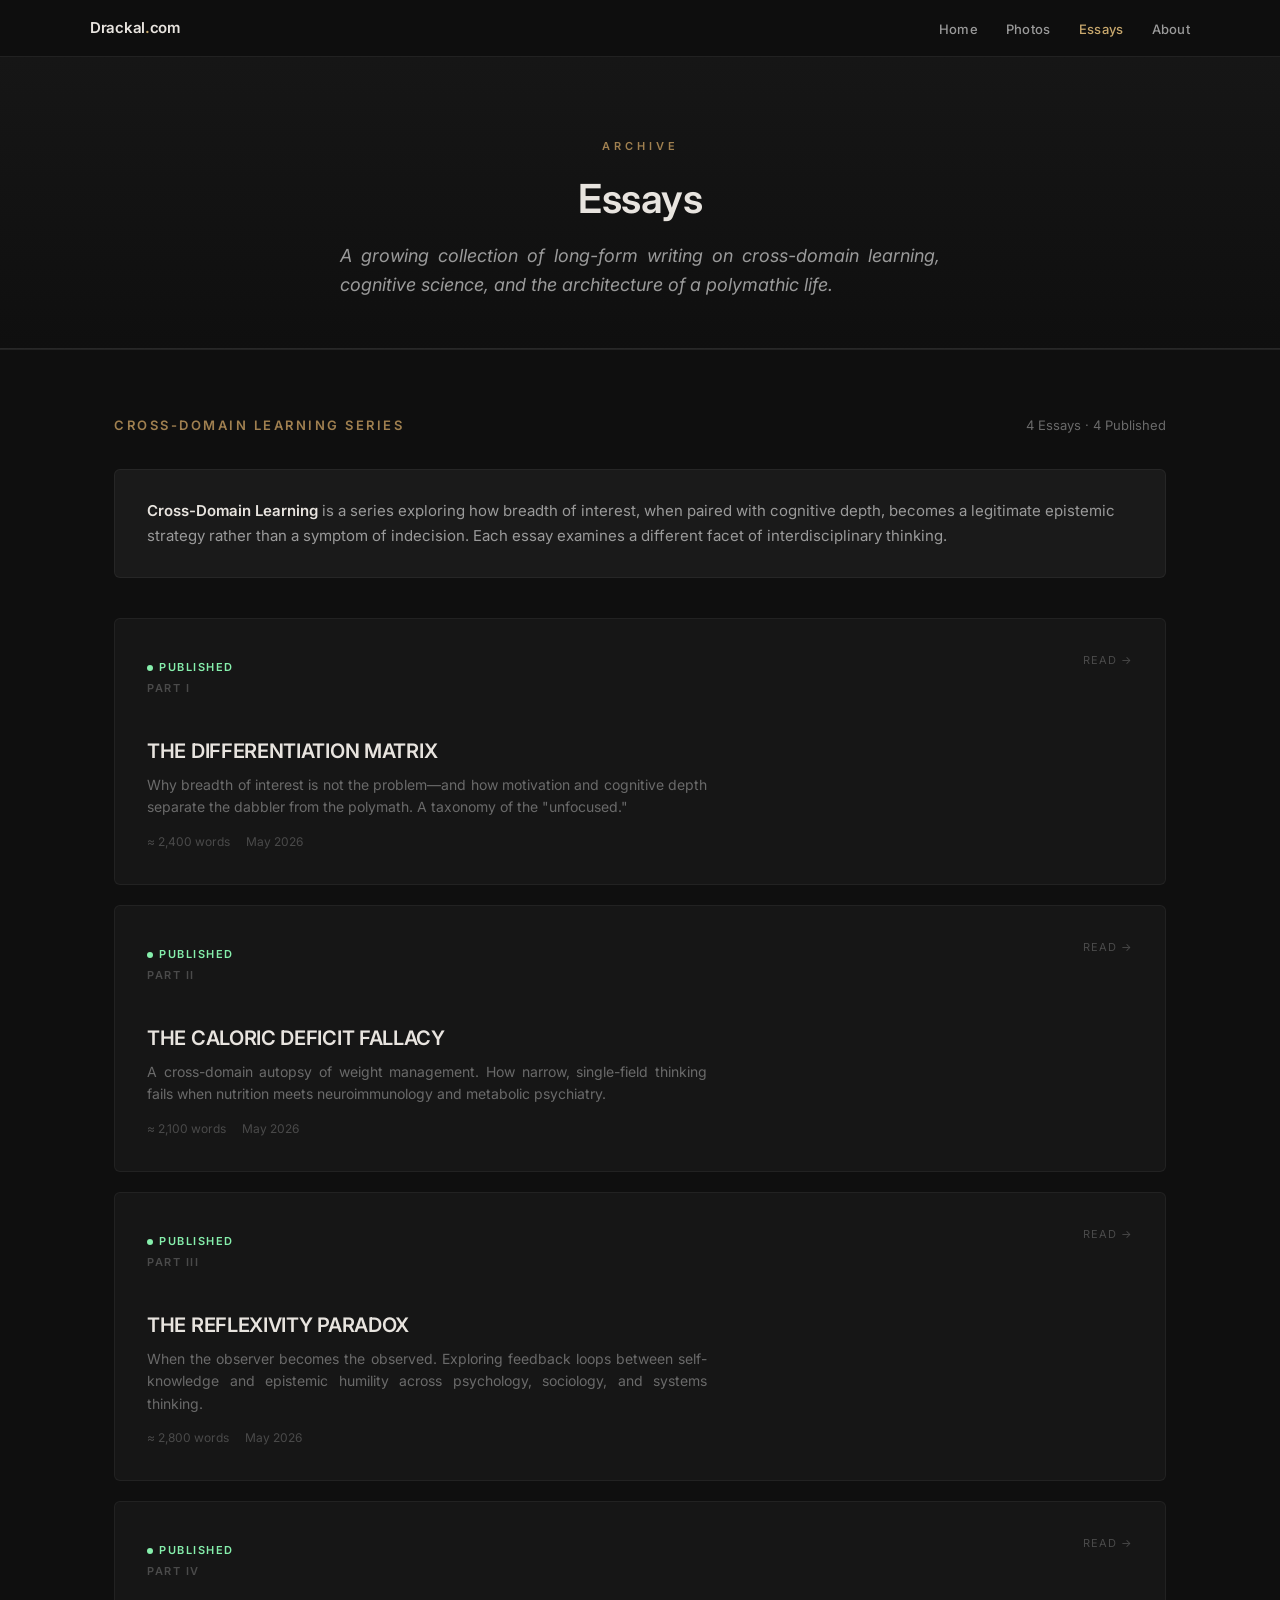
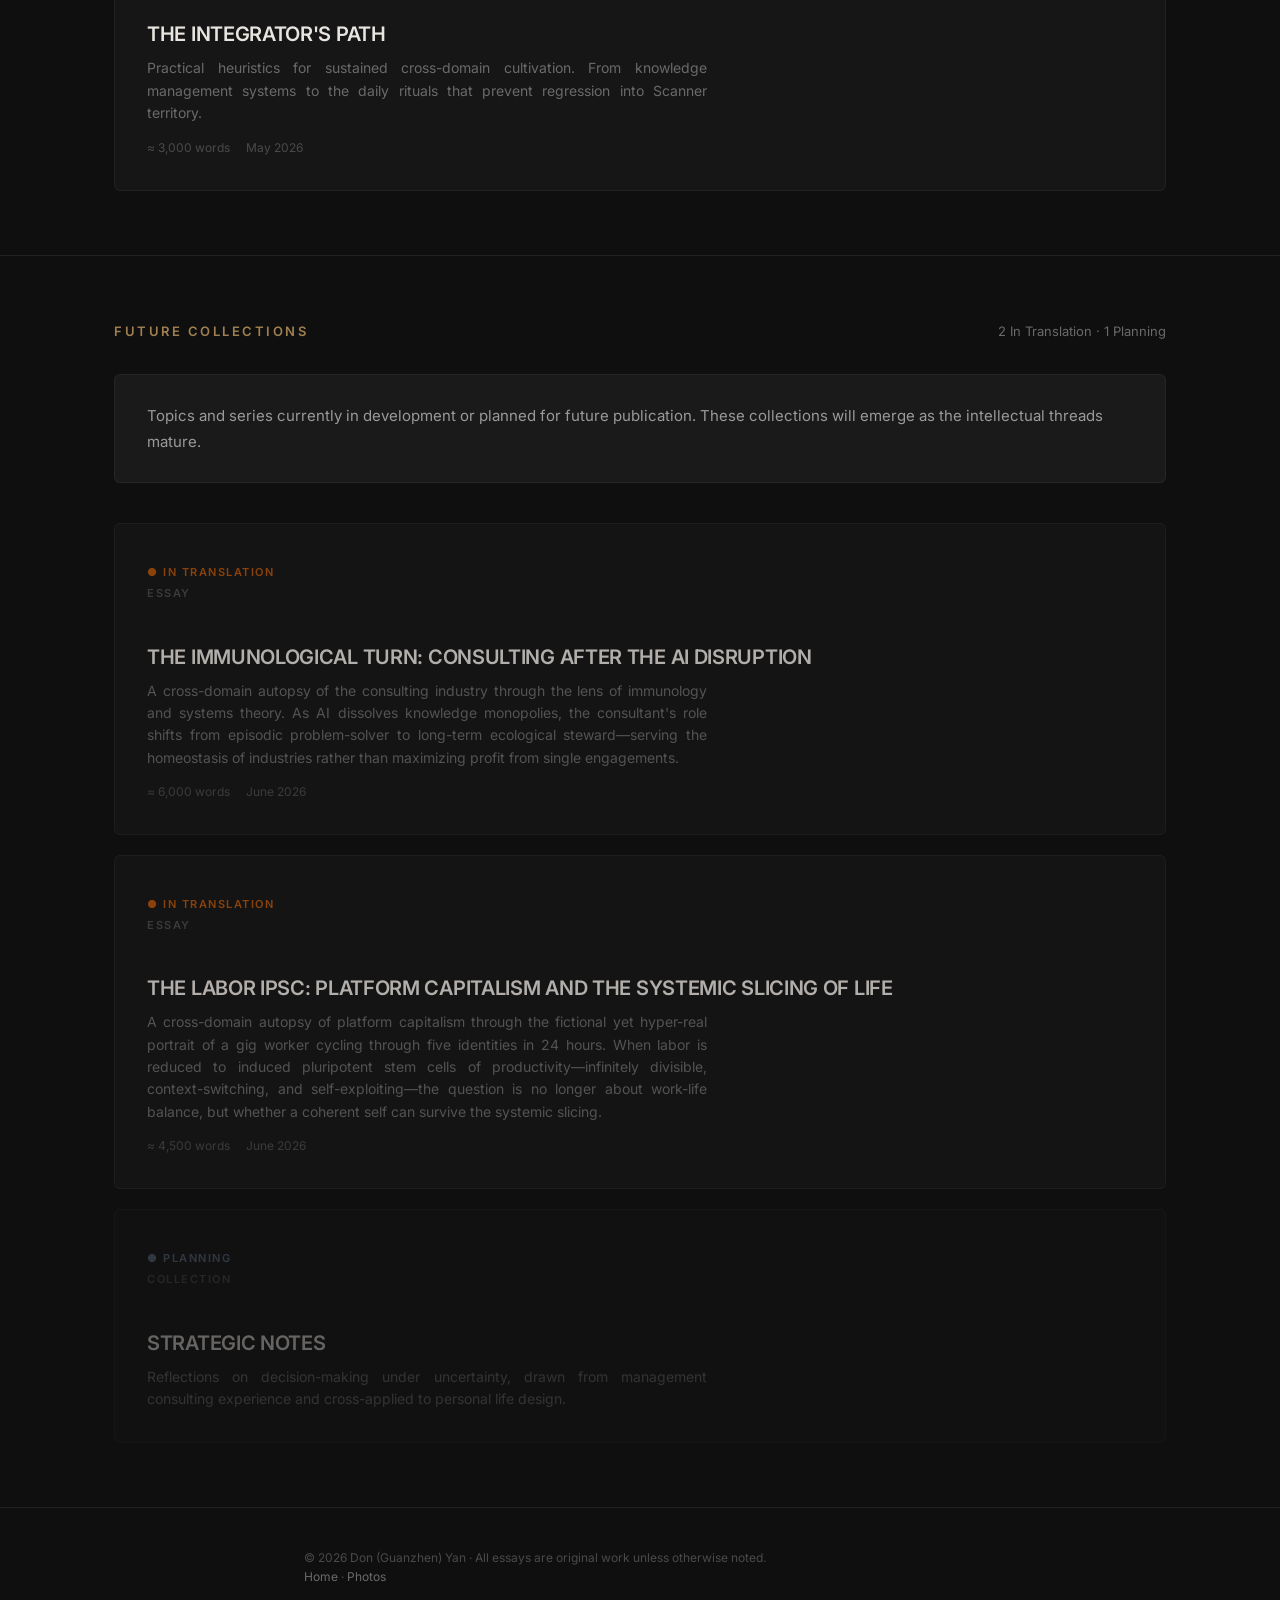
<file: essays.html>
<!DOCTYPE html>
<html lang="en">
<head>
    <meta charset="UTF-8">
    <meta name="viewport" content="width=device-width, initial-scale=1.0">
    <title>Essays — Drackal.com</title>
    <meta name="description" content="A complete archive of essays on cross-domain learning, neuroscience, and the polymathic life. By Don Yan.">
    <link href="https://fonts.googleapis.com/css2?family=Inter:wght@300;400;500;600;700&display=swap" rel="stylesheet">
    <link rel="stylesheet" href="assets/css/style.css">
<base target="_blank">
</head>
<body>

    <nav class="site-nav">
        <div class="nav-container">
            <div class="nav-brand">Drackal<span>.</span>com</div>
            <ul class="nav-links">
                <li><a href="index.html">Home</a></li>
                <li><a href="photos.html">Photos</a></li>
                <li><a href="essays.html" class="active">Essays</a></li>
                <li><a href="index.html#about">About</a></li>
            </ul>
        </div>
    </nav>

    <!-- ===== PAGE HEADER ===== -->
    <header class="page-header">
        <div class="page-header-label">Archive</div>
        <h1 class="page-header-title">Essays</h1>
        <p class="page-header-desc">
            A growing collection of long-form writing on cross-domain learning, cognitive science,
            and the architecture of a polymathic life.
        </p>
    </header>

    <!-- ===== CDL SERIES ===== -->
    <section class="archive-section">
        <div class="container-wide">
            <div class="archive-header">
                <div class="archive-title">Cross-Domain Learning Series</div>
                <div class="archive-count">4 Essays · 4 Published</div>
            </div>

            <div class="series-intro">
                <strong>Cross-Domain Learning</strong> is a series exploring how breadth of interest,
                when paired with cognitive depth, becomes a legitimate epistemic strategy rather than a
                symptom of indecision. Each essay examines a different facet of interdisciplinary thinking.
            </div>

            <div class="archive-grid">
                <!-- Part I -->
                <a href="CDL_part1.html" class="archive-card-link">
                    <article class="archive-card">
                        <div class="archive-card-main">
                            <div class="card-status status-live">Published</div>
                            <div class="card-number">Part I</div>
                            <h3 class="card-title">The Differentiation Matrix</h3>
                            <p class="card-desc">
                                Why breadth of interest is not the problem—and how motivation and cognitive depth
                                separate the dabbler from the polymath. A taxonomy of the "unfocused."
                            </p>
                            <div class="card-meta">
                                <span>≈ 2,400 words</span>
                                <span>May 2026</span>
                            </div>
                        </div>
                        <div class="archive-card-meta">
                            <span style="font-size:11px; color:var(--text-faint); text-transform:uppercase; letter-spacing:1px;">Read →</span>
                        </div>
                    </article>
                </a>

                <!-- Part II -->
                <a href="CDL_part2.html" class="archive-card-link">
                    <article class="archive-card">
                        <div class="archive-card-main">
                            <div class="card-status status-live">Published</div>
                            <div class="card-number">Part II</div>
                            <h3 class="card-title">The Caloric Deficit Fallacy</h3>
                            <p class="card-desc">
                                A cross-domain autopsy of weight management. How narrow, single-field thinking fails
                                when nutrition meets neuroimmunology and metabolic psychiatry.
                            </p>
                            <div class="card-meta">
                                <span>≈ 2,100 words</span>
                                <span>May 2026</span>
                            </div>
                        </div>
                        <div class="archive-card-meta">
                            <span style="font-size:11px; color:var(--text-faint); text-transform:uppercase; letter-spacing:1px;">Read →</span>
                        </div>
                    </article>
                </a>

                <!-- Part III -->
                <a href="CDL_part3.html" class="archive-card-link">
                    <article class="archive-card">
                        <div class="archive-card-main">
                            <div class="card-status status-live">Published</div>
                            <div class="card-number">Part III</div>
                            <h3 class="card-title">The Reflexivity Paradox</h3>
                            <p class="card-desc">
                                When the observer becomes the observed. Exploring feedback loops between self-knowledge
                                and epistemic humility across psychology, sociology, and systems thinking.
                            </p>
                            <div class="card-meta">
                                <span>≈ 2,800 words</span>
                                <span>May 2026</span>
                            </div>
                        </div>
                        <div class="archive-card-meta">
                            <span style="font-size:11px; color:var(--text-faint); text-transform:uppercase; letter-spacing:1px;">Read →</span>
                        </div>
                    </article>
                </a>

                <!-- Part IV -->
                <a href="CDL_part4.html" class="archive-card-link">
                    <article class="archive-card">
                        <div class="archive-card-main">
                            <div class="card-status status-live">Published</div>
                            <div class="card-number">Part IV</div>
                            <h3 class="card-title">The Integrator's Path</h3>
                            <p class="card-desc">
                                Practical heuristics for sustained cross-domain cultivation. From knowledge management
                                systems to the daily rituals that prevent regression into Scanner territory.
                            </p>
                            <div class="card-meta">
                                <span>≈ 3,000 words</span>
                                <span>May 2026</span>
                            </div>
                        </div>
                        <div class="archive-card-meta">
                            <span style="font-size:11px; color:var(--text-faint); text-transform:uppercase; letter-spacing:1px;">Read →</span>
                        </div>
                    </article>
                </a>
            </div>
        </div>
    </section>

    <!-- ===== FUTURE COLLECTIONS ===== -->
    <section class="archive-section" style="border-top:1px solid var(--border-medium);">
        <div class="container-wide">
            <div class="archive-header">
                <div class="archive-title">Future Collections</div>
                <div class="archive-count">2 In Translation · 1 Planning</div>
            </div>

            <div class="series-intro">
                Topics and series currently in development or planned for future publication.
                These collections will emerge as the intellectual threads mature.
            </div>

            <div class="archive-grid">
                <!-- Article 1: In Translation -->
                <div class="archive-card" style="opacity:0.75;">
                    <div class="archive-card-main">
                        <div class="card-status" style="color:#b45309;">● In Translation</div>
                        <div class="card-number">Essay</div>
                        <h3 class="card-title">The Immunological Turn: Consulting After the AI Disruption</h3>
                        <p class="card-desc">
                            A cross-domain autopsy of the consulting industry through the lens of immunology and systems theory. 
                            As AI dissolves knowledge monopolies, the consultant's role shifts from episodic problem-solver to 
                            long-term ecological steward—serving the homeostasis of industries rather than maximizing profit 
                            from single engagements.
                        </p>
                        <div class="card-meta">
                            <span>≈ 6,000 words</span>
                            <span>June 2026</span>
                        </div>
                    </div>
                </div>

                <!-- Article 2: In Translation -->
                <div class="archive-card" style="opacity:0.75;">
                    <div class="archive-card-main">
                        <div class="card-status" style="color:#b45309;">● In Translation</div>
                        <div class="card-number">Essay</div>
                        <h3 class="card-title">The Labor iPSC: Platform Capitalism and the Systemic Slicing of Life</h3>
                        <p class="card-desc">
                            A cross-domain autopsy of platform capitalism through the fictional yet hyper-real portrait of a 
                            gig worker cycling through five identities in 24 hours. When labor is reduced to induced pluripotent 
                            stem cells of productivity—infinitely divisible, context-switching, and self-exploiting—the question 
                            is no longer about work-life balance, but whether a coherent self can survive the systemic slicing.
                        </p>
                        <div class="card-meta">
                            <span>≈ 4,500 words</span>
                            <span>June 2026</span>
                        </div>
                    </div>
                </div>

                <!-- Collection 3: Planning -->
                <div class="archive-card" style="opacity:0.4;">
                    <div class="archive-card-main">
                        <div class="card-status" style="color:#64748b;">● Planning</div>
                        <div class="card-number">Collection</div>
                        <h3 class="card-title">Strategic Notes</h3>
                        <p class="card-desc">
                            Reflections on decision-making under uncertainty, drawn from management consulting
                            experience and cross-applied to personal life design.
                        </p>
                    </div>
                </div>
            </div>
        </div>
    </section>

    <!-- ===== FOOTER ===== -->
    <footer class="site-footer">
        <div class="container">
            <p class="footer-text">
                © 2026 Don (Guanzhen) Yan · All essays are original work unless otherwise noted.<br>
                <a href="index.html">Home</a> · <a href="photos.html">Photos</a>
            </p>
        </div>
    </footer>

</body>
</html>
</file>
<file: assets/css/style.css>
/* ========================================
   Drackal.com — Global Stylesheet
   Darkroom Edition: Gold on Charcoal
   ======================================== */

:root {
    --bg-primary: #0f0f0f;
    --bg-surface: #161616;
    --bg-elevated: #1a1a1a;
    --bg-card: #1f1f1f;
    --bg-card-hover: #252525;

    --text-primary: #e8e4df;
    --text-secondary: #9a9a9a;
    --text-muted: #6a6a6a;
    --text-faint: #4a4a4a;

    --accent-gold: #c9a96e;
    --accent-gold-dim: #a08050;
    --accent-warm: #d4a574;

    --border-subtle: rgba(255,255,255,0.05);
    --border-medium: rgba(255,255,255,0.08);
    --border-strong: rgba(255,255,255,0.12);

    --callout-error-bg: rgba(220, 38, 38, 0.08);
    --callout-error-border: rgba(248, 113, 113, 0.5);
    --callout-error-text: #fca5a5;

    --callout-attention-bg: rgba(217, 119, 6, 0.08);
    --callout-attention-border: rgba(251, 191, 36, 0.5);
    --callout-attention-text: #fcd34d;

    --callout-seealso-bg: rgba(37, 99, 235, 0.08);
    --callout-seealso-border: rgba(96, 165, 250, 0.5);
    --callout-seealso-text: #93c5fd;

    --callout-done-bg: rgba(22, 163, 74, 0.08);
    --callout-done-border: rgba(74, 222, 128, 0.5);
    --callout-done-text: #86efac;
}

* {
    margin: 0;
    padding: 0;
    box-sizing: border-box;
}

body {
    font-family: 'Inter', -apple-system, BlinkMacSystemFont, 'Segoe UI', Roboto, sans-serif;
    font-size: 16px;
    line-height: 1.75;
    color: var(--text-primary);
    background-color: var(--bg-primary);
    -webkit-font-smoothing: antialiased;
    -moz-osx-font-smoothing: grayscale;
}

a {
    color: var(--accent-gold);
    text-decoration: none;
    transition: color 0.2s ease;
}

a:hover {
    color: var(--accent-gold-dim);
    text-decoration: underline;
}

/* ===== NAVIGATION ===== */
.site-nav {
    position: sticky;
    top: 0;
    z-index: 100;
    background: rgba(15, 15, 15, 0.92);
    backdrop-filter: blur(12px);
    -webkit-backdrop-filter: blur(12px);
    border-bottom: 1px solid var(--border-medium);
    padding: 0 24px;
}

.nav-container {
    max-width: 1100px;
    margin: 0 auto;
    display: flex;
    align-items: center;
    justify-content: space-between;
    height: 56px;
}

.nav-brand {
    font-size: 15px;
    font-weight: 600;
    color: var(--text-primary);
    letter-spacing: -0.3px;
}

.nav-brand span {
    color: var(--accent-gold);
}

.nav-links {
    display: flex;
    gap: 28px;
    list-style: none;
}

.nav-links a {
    font-size: 13px;
    font-weight: 500;
    color: var(--text-secondary);
    text-decoration: none;
    letter-spacing: 0.3px;
    transition: color 0.2s ease;
}

.nav-links a:hover {
    color: var(--accent-gold);
    text-decoration: none;
}

.nav-links a.active {
    color: var(--accent-gold);
}

/* ===== HEADER / MASTHEAD ===== */
.masthead {
    text-align: center;
    padding: 72px 24px 48px;
    border-bottom: 1px solid var(--border-medium);
    background: linear-gradient(180deg, var(--bg-surface) 0%, var(--bg-primary) 100%);
}

.masthead-label {
    font-size: 11px;
    font-weight: 600;
    letter-spacing: 4px;
    text-transform: uppercase;
    color: var(--accent-gold-dim);
    margin-bottom: 24px;
}

.article-title {
    font-size: 44px;
    font-weight: 600;
    line-height: 1.15;
    max-width: 800px;
    margin: 0 auto 20px;
    color: var(--text-primary);
    letter-spacing: -0.5px;
}

.article-subtitle {
    font-size: 20px;
    font-weight: 400;
    font-style: italic;
    color: var(--text-secondary);
    max-width: 640px;
    margin: 0 auto 32px;
    line-height: 1.5;
}

.article-meta {
    font-size: 13px;
    color: var(--text-muted);
    letter-spacing: 0.5px;
}

.article-meta .divider {
    margin: 0 12px;
    color: var(--text-faint);
}

/* ===== LAYOUT ===== */
.container {
    max-width: 720px;
    margin: 0 auto;
    padding: 0 24px;
}

.container-wide {
    max-width: 1100px;
    margin: 0 auto;
    padding: 0 24px;
}

.article-body {
    background: var(--bg-primary);
    padding: 56px 0 80px;
}

/* ===== TYPOGRAPHY ===== */
h2 {
    font-size: 28px;
    font-weight: 600;
    margin-top: 56px;
    margin-bottom: 24px;
    line-height: 1.2;
    color: var(--text-primary);
    letter-spacing: -0.3px;
}

h3 {
    font-size: 13px;
    font-weight: 600;
    letter-spacing: 2px;
    text-transform: uppercase;
    margin-top: 40px;
    margin-bottom: 16px;
    color: var(--accent-gold-dim);
}

p {
    margin-bottom: 20px;
    text-align: justify;
    hyphens: auto;
    color: var(--text-secondary);
}

strong {
    color: var(--text-primary);
    font-weight: 600;
}

em {
    color: var(--text-primary);
}

.lead {
    font-size: 19px;
    line-height: 1.65;
    color: var(--text-primary);
    margin-bottom: 32px;
    font-weight: 400;
}

.drop-cap::first-letter {
    font-size: 64px;
    float: left;
    line-height: 0.85;
    padding-right: 10px;
    padding-top: 6px;
    font-weight: 700;
    color: var(--accent-gold);
}

/* ===== CALLOUTS ===== */
.callout {
    margin: 32px 0;
    padding: 24px 28px;
    border-radius: 6px;
    border-left: 3px solid;
    font-size: 15px;
    line-height: 1.7;
    background: var(--bg-elevated);
}

.callout p {
    color: var(--text-secondary);
    margin: 0;
}

.callout strong {
    color: var(--text-primary);
}

.callout-title {
    font-size: 11px;
    font-weight: 700;
    letter-spacing: 2.5px;
    text-transform: uppercase;
    margin-bottom: 12px;
    display: flex;
    align-items: center;
    gap: 8px;
}

.callout-icon {
    width: 18px;
    height: 18px;
    display: inline-flex;
    align-items: center;
    justify-content: center;
    border-radius: 50%;
    font-size: 10px;
    font-weight: 800;
}

.callout-error {
    background: var(--callout-error-bg);
    border-left-color: var(--callout-error-border);
}
.callout-error .callout-title { color: var(--callout-error-text); }
.callout-error .callout-icon { background: var(--callout-error-border); color: var(--bg-primary); }

.callout-attention {
    background: var(--callout-attention-bg);
    border-left-color: var(--callout-attention-border);
}
.callout-attention .callout-title { color: var(--callout-attention-text); }
.callout-attention .callout-icon { background: var(--callout-attention-border); color: var(--bg-primary); }

.callout-seealso {
    background: var(--callout-seealso-bg);
    border-left-color: var(--callout-seealso-border);
}
.callout-seealso .callout-title { color: var(--callout-seealso-text); }
.callout-seealso .callout-icon { background: var(--callout-seealso-border); color: var(--bg-primary); }

.callout-done {
    background: var(--callout-done-bg);
    border-left-color: var(--callout-done-border);
}
.callout-done .callout-title { color: var(--callout-done-text); }
.callout-done .callout-icon { background: var(--callout-done-border); color: var(--bg-primary); }

/* ===== IMAGES ===== */
.figure {
    margin: 40px 0;
}

.figure img {
    width: 100%;
    height: auto;
    display: block;
    border-radius: 4px;
    opacity: 0.95;
}

.figure-caption {
    font-size: 12px;
    color: var(--text-muted);
    margin-top: 12px;
    line-height: 1.5;
    font-style: italic;
}

/* ===== TABLES ===== */
table {
    width: 100%;
    border-collapse: collapse;
    margin: 28px 0;
    font-size: 14px;
}

th, td {
    padding: 10px 14px;
    text-align: left;
    border-bottom: 1px solid var(--border-medium);
}

th {
    font-size: 11px;
    font-weight: 600;
    letter-spacing: 1.5px;
    text-transform: uppercase;
    color: var(--text-muted);
    border-bottom: 2px solid var(--border-strong);
}

tr:last-child td {
    border-bottom: 2px solid var(--border-strong);
}

td {
    color: var(--text-secondary);
}

td strong {
    color: var(--text-primary);
}

/* ===== QUESTION BOX ===== */
.question-box {
    background: var(--bg-elevated);
    border: 1px solid var(--border-medium);
    padding: 20px 24px;
    margin: 24px 0;
    border-radius: 4px;
}

.question-box p {
    margin: 0;
    font-style: italic;
    font-size: 15px;
    color: var(--text-secondary);
}

.question-box .q-num {
    font-weight: 700;
    font-style: normal;
    color: var(--accent-gold);
    margin-right: 8px;
}

/* ===== REFERENCES ===== */
.references {
    margin-top: 64px;
    padding-top: 40px;
    border-top: 1px solid var(--border-medium);
}

.references h2 {
    font-size: 22px;
    margin-bottom: 20px;
}

.references ol {
    font-size: 13px;
    line-height: 1.8;
    color: var(--text-muted);
    padding-left: 24px;
}

.references li {
    margin-bottom: 10px;
    padding-left: 6px;
}

.references li em {
    color: var(--text-muted);
}

/* ===== PULL QUOTE ===== */
.pull-quote {
    text-align: center;
    padding: 40px 32px;
    margin: 40px 0;
    position: relative;
    background: var(--bg-surface);
    border-radius: 6px;
    border: 1px solid var(--border-subtle);
}

.pull-quote::before {
    content: '"';
    font-family: Georgia, serif;
    font-size: 72px;
    line-height: 0;
    color: var(--text-faint);
    display: block;
    margin-bottom: 16px;
    opacity: 0.5;
}

.pull-quote p {
    font-size: 22px;
    font-style: italic;
    line-height: 1.45;
    color: var(--text-primary);
    text-align: center;
    max-width: 600px;
    margin: 0 auto;
    font-weight: 400;
}

/* ===== SECTION BREAK ===== */
.section-break {
    text-align: center;
    margin: 48px 0;
    color: var(--text-faint);
    letter-spacing: 10px;
    font-size: 13px;
    font-weight: 300;
}

/* ===== END MATTER ===== */
.end-matter {
    margin-top: 48px;
    padding: 24px;
    background: var(--bg-surface);
    border: 1px solid var(--border-subtle);
    border-radius: 4px;
    font-size: 14px;
    color: var(--text-muted);
    font-style: italic;
}

.next-piece {
    margin-top: 48px;
    padding: 28px 0;
    border-top: 1px solid var(--border-medium);
    font-size: 15px;
    color: var(--text-muted);
}

.next-piece strong {
    color: var(--accent-gold);
    font-weight: 600;
}

/* ===== HR ===== */
hr {
    border: none;
    border-top: 1px solid var(--border-medium);
    margin: 40px 0;
}

/* ===== SUPERSCRIPT ===== */
sup {
    font-size: 11px;
    color: var(--accent-gold-dim);
    font-weight: 600;
}

/* ===== HOMEPAGE SPECIFIC ===== */
.hero {
    text-align: center;
    padding: 100px 24px 64px;
    background: linear-gradient(180deg, var(--bg-surface) 0%, var(--bg-primary) 100%);
    border-bottom: 1px solid var(--border-medium);
}

.hero-label {
    font-size: 11px;
    font-weight: 600;
    letter-spacing: 4px;
    text-transform: uppercase;
    color: var(--accent-gold-dim);
    margin-bottom: 24px;
}

.hero-title {
    font-size: 52px;
    font-weight: 600;
    line-height: 1.1;
    max-width: 800px;
    margin: 0 auto 24px;
    color: var(--text-primary);
    letter-spacing: -1px;
}

.hero-subtitle {
    font-size: 20px;
    font-weight: 400;
    color: var(--text-secondary);
    max-width: 600px;
    margin: 0 auto 40px;
    line-height: 1.6;
}

.hero-author {
    font-size: 14px;
    color: var(--text-muted);
    letter-spacing: 0.5px;
}

.hero-author a {
    color: var(--accent-gold);
    text-decoration: none;
}

.hero-author a:hover {
    text-decoration: underline;
}

/* Mission Statement */
.mission {
    padding: 64px 0;
    text-align: center;
    border-bottom: 1px solid var(--border-medium);
}

.mission-text {
    font-size: 18px;
    line-height: 1.7;
    color: var(--text-secondary);
    max-width: 720px;
    margin: 0 auto;
    font-style: italic;
}

.mission-text strong {
    color: var(--text-primary);
    font-style: normal;
}

/* Showcase Section */
.showcase-section {
    padding: 80px 0;
    border-top: 1px solid var(--border-medium);
}

.showcase-header {
    display: flex;
    align-items: baseline;
    justify-content: space-between;
    margin-bottom: 48px;
    flex-wrap: wrap;
    gap: 12px;
}

.showcase-title {
    font-size: 13px;
    font-weight: 600;
    letter-spacing: 2.5px;
    text-transform: uppercase;
    color: var(--accent-gold-dim);
}

.showcase-subtitle {
    font-size: 14px;
    color: var(--text-muted);
    font-style: italic;
}

/* Track Row */
.track-row {
    display: grid;
    grid-template-columns: 1fr 1fr;
    gap: 32px;
    margin-bottom: 48px;
    align-items: start;
}

.track-row.reverse {
    direction: rtl;
}

.track-row.reverse > * {
    direction: ltr;
}

/* Photo Card */
.photo-card {
    position: relative;
    overflow: hidden;
    border-radius: 6px;
    background: #0a0a0a;
    border: none;
    box-shadow: 0 0 40px rgba(0,0,0,0.6);
    transition: box-shadow 0.4s ease;
}

.photo-card:hover {
    box-shadow: 0 0 60px rgba(0,0,0,0.8);
}

.photo-card img {
    width: 100%;
    height: auto;
    display: block;
    opacity: 0.88;
    transition: opacity 0.6s ease;
    cursor: zoom-in;
}

.photo-card:hover img {
    opacity: 1;
}

.photo-caption {
    padding: 28px;
    background: transparent;
}

.photo-caption h4 {
    font-size: 16px;
    font-weight: 600;
    color: var(--text-primary);
    margin-bottom: 10px;
    letter-spacing: -0.2px;
}

.photo-caption p {
    font-size: 13px;
    line-height: 1.7;
    color: var(--text-muted);
    margin: 0;
    text-align: left;
    font-style: italic;
}

.photo-meta {
    font-size: 11px;
    color: var(--text-faint);
    margin-top: 14px;
    letter-spacing: 0.5px;
    text-transform: uppercase;
}

/* Article Card Compact */
.article-card-compact {
    background: var(--bg-surface);
    border: 1px solid var(--border-subtle);
    border-radius: 6px;
    padding: 40px;
    display: flex;
    flex-direction: column;
    justify-content: center;
    transition: all 0.3s ease;
}

.article-card-compact:hover {
    background: var(--bg-card);
    border-color: var(--border-medium);
}

.card-link {
    text-decoration: none;
    color: inherit;
    align-self: start;
    display: block;
}

.card-link:hover {
    text-decoration: none;
    color: inherit;
}

.card-status {
    font-size: 11px;
    font-weight: 600;
    letter-spacing: 1.5px;
    text-transform: uppercase;
    margin-bottom: 16px;
    display: inline-flex;
    align-items: center;
    gap: 6px;
}

.status-live {
    color: var(--callout-done-text);
}

.status-live::before {
    content: '';
    width: 6px;
    height: 6px;
    background: var(--callout-done-text);
    border-radius: 50%;
    display: inline-block;
}

.status-soon {
    color: var(--callout-attention-text);
}

.status-soon::before {
    content: '';
    width: 6px;
    height: 6px;
    background: var(--callout-attention-text);
    border-radius: 50%;
    display: inline-block;
}

.card-number {
    font-size: 11px;
    font-weight: 600;
    letter-spacing: 1.5px;
    text-transform: uppercase;
    color: var(--text-faint);
    margin-bottom: 8px;
}

.card-title {
    font-size: 20px;
    font-weight: 600;
    line-height: 1.3;
    color: var(--text-primary);
    margin-bottom: 12px;
    letter-spacing: -0.3px;
}

.card-desc {
    font-size: 14px;
    line-height: 1.6;
    color: var(--text-muted);
    margin-bottom: 20px;
}

.card-meta {
    font-size: 12px;
    color: var(--text-faint);
    display: flex;
    gap: 16px;
}

.card-meta span {
    display: flex;
    align-items: center;
    gap: 4px;
}

/* Reserved Section */
.reserved-section {
    padding: 48px 0 64px;
    border-top: 1px solid var(--border-medium);
}

.reserved-grid {
    display: grid;
    grid-template-columns: repeat(3, 1fr);
    gap: 20px;
}

.reserved-card {
    background: var(--bg-surface);
    border: 1px dashed var(--border-medium);
    border-radius: 6px;
    padding: 24px;
    text-align: center;
    opacity: 0.6;
    transition: opacity 0.3s ease;
}

.reserved-card:hover {
    opacity: 0.9;
}

.reserved-label {
    font-size: 11px;
    font-weight: 600;
    letter-spacing: 2px;
    text-transform: uppercase;
    color: var(--text-faint);
    margin-bottom: 8px;
}

.reserved-title {
    font-size: 15px;
    font-weight: 500;
    color: var(--text-muted);
}

/* Author Section */
.author-section {
    padding: 64px 0;
    background: linear-gradient(180deg, var(--bg-primary) 0%, var(--bg-surface) 100%);
    border-top: 1px solid var(--border-medium);
}

.author-header {
    font-size: 13px;
    font-weight: 600;
    letter-spacing: 2.5px;
    text-transform: uppercase;
    color: var(--accent-gold-dim);
    margin-bottom: 32px;
    text-align: center;
}

.author-card {
    max-width: 640px;
    margin: 0 auto;
    background: var(--bg-elevated);
    border: 1px solid var(--border-subtle);
    border-radius: 8px;
    padding: 40px;
    text-align: center;
}

.author-name {
    font-size: 22px;
    font-weight: 600;
    color: var(--text-primary);
    margin-bottom: 8px;
}

.author-handle {
    font-size: 13px;
    color: var(--accent-gold);
    margin-bottom: 20px;
}

.author-bio {
    font-size: 15px;
    line-height: 1.7;
    color: var(--text-secondary);
    text-align: center;
    margin-bottom: 24px;
}

.author-links {
    display: flex;
    justify-content: center;
    gap: 20px;
    flex-wrap: wrap;
}

.author-links a {
    font-size: 13px;
    color: var(--text-muted);
    text-decoration: none;
    transition: color 0.2s ease;
}

.author-links a:hover {
    color: var(--accent-gold);
    text-decoration: underline;
}

/* Footer */
.site-footer {
    padding: 40px 24px;
    border-top: 1px solid var(--border-medium);
    text-align: center;
}

.footer-text {
    font-size: 12px;
    color: var(--text-faint);
    line-height: 1.6;
}

.footer-text a {
    color: var(--text-muted);
}

/* ===== RESPONSIVE ===== */
@media (max-width: 768px) {
    .track-row {
        grid-template-columns: 1fr;
    }
    .track-row.reverse {
        direction: ltr;
    }
    .hero-title {
        font-size: 36px;
    }
    .nav-links {
        gap: 16px;
    }
    .reserved-grid {
        grid-template-columns: 1fr;
    }
    .photo-card img {
        height: 280px;
    }
    .article-title {
        font-size: 32px;
    }
}

/* ===== PRINT OPTIMIZATION ===== */
@media print {
    body {
        background: var(--bg-primary) !important;
        -webkit-print-color-adjust: exact;
        print-color-adjust: exact;
    }
    .site-nav {
        display: none;
    }
    .masthead, .hero {
        background: linear-gradient(180deg, var(--bg-surface) 0%, var(--bg-primary) 100%) !important;
    }
    .callout, .question-box, .pull-quote, .end-matter, .card, .author-card, .photo-card, .article-card-compact {
        break-inside: avoid;
    }
    .figure {
        break-inside: avoid;
    }
    table {
        break-inside: avoid;
    }
    h2, h3 {
        break-after: avoid;
    }
    p {
        orphans: 3;
        widows: 3;
    }
}


/* ===== LIGHTBOX ===== */
.lightbox {
    display: none;
    position: fixed;
    top: 0;
    left: 0;
    width: 100%;
    height: 100%;
    background: rgba(0, 0, 0, 0.94);
    z-index: 1000;
    cursor: zoom-out;
    justify-content: center;
    align-items: center;
    padding: 40px;
    backdrop-filter: blur(4px);
}

.lightbox.active {
    display: flex;
}

.lightbox img {
    max-width: 90vw;
    max-height: 90vh;
    width: auto;
    height: auto;
    object-fit: contain;
    border-radius: 4px;
    box-shadow: 0 24px 80px rgba(0, 0, 0, 0.9);
}

.lightbox-caption {
    position: absolute;
    bottom: 24px;
    left: 50%;
    transform: translateX(-50%);
    font-size: 13px;
    color: var(--text-muted);
    text-align: center;
    pointer-events: none;
}


/* ===== PAGE HEADER (for essays.html / photos.html) ===== */
.page-header {
    text-align: center;
    padding: 80px 24px 48px;
    background: linear-gradient(180deg, var(--bg-surface) 0%, var(--bg-primary) 100%);
    border-bottom: 1px solid var(--border-medium);
}

.page-header-label {
    font-size: 11px;
    font-weight: 600;
    letter-spacing: 4px;
    text-transform: uppercase;
    color: var(--accent-gold-dim);
    margin-bottom: 20px;
}

.page-header-title {
    font-size: 40px;
    font-weight: 600;
    line-height: 1.15;
    max-width: 700px;
    margin: 0 auto 20px;
    color: var(--text-primary);
    letter-spacing: -0.5px;
}

.page-header-desc {
    font-size: 18px;
    font-weight: 400;
    color: var(--text-secondary);
    max-width: 600px;
    margin: 0 auto;
    line-height: 1.6;
    font-style: italic;
}

/* ===== ARCHIVE SECTION ===== */
.archive-section {
    padding: 64px 0;
    border-top: 1px solid var(--border-medium);
}

.archive-header {
    display: flex;
    align-items: baseline;
    justify-content: space-between;
    margin-bottom: 32px;
    flex-wrap: wrap;
    gap: 12px;
}

.archive-title {
    font-size: 13px;
    font-weight: 600;
    letter-spacing: 2.5px;
    text-transform: uppercase;
    color: var(--accent-gold-dim);
}

.archive-count {
    font-size: 13px;
    color: var(--text-muted);
}

/* Archive Grid (vertical list of cards) */
.archive-grid {
    display: flex;
    flex-direction: column;
    gap: 20px;
}

.archive-card {
    background: var(--bg-surface);
    border: 1px solid var(--border-subtle);
    border-radius: 6px;
    padding: 32px;
    display: grid;
    grid-template-columns: 1fr auto;
    gap: 24px;
    align-items: start;
    transition: all 0.3s ease;
}

.archive-card:hover {
    background: var(--bg-card);
    border-color: var(--border-medium);
}

.archive-card-link {
    text-decoration: none;
    color: inherit;
    display: block;
}

.archive-card-link:hover {
    text-decoration: none;
    color: inherit;
}

.archive-card-main {
    min-width: 0;
}

.archive-card-meta {
    display: flex;
    flex-direction: column;
    align-items: flex-end;
    gap: 8px;
    min-width: 120px;
    flex-shrink: 0;
}

.archive-card .card-status {
    margin-bottom: 0;
}

.archive-card .card-number {
    margin-bottom: 6px;
}

.archive-card .card-title {
    font-size: 20px;
    margin-bottom: 10px;
}

.archive-card .card-desc {
    margin-bottom: 0;
    max-width: 560px;
}

.archive-card .card-meta {
    font-size: 12px;
    color: var(--text-faint);
    margin-top: 12px;
}

@media (max-width: 768px) {
    .archive-card {
        grid-template-columns: 1fr;
    }
    .archive-card-meta {
        align-items: flex-start;
        flex-direction: row;
        gap: 16px;
    }
    .page-header-title {
        font-size: 30px;
    }
}

/* ===== PHOTO GRID (for photos.html) ===== */
.photo-grid-section {
    padding: 64px 0;
}

.photo-grid {
    display: grid;
    grid-template-columns: repeat(2, 1fr);
    gap: 24px;
}

@media (max-width: 768px) {
    .photo-grid {
        grid-template-columns: 1fr;
    }
}

.photo-grid .photo-card {
    box-shadow: 0 0 30px rgba(0,0,0,0.5);
}

.photo-grid .photo-card:hover {
    box-shadow: 0 0 50px rgba(0,0,0,0.7);
}

.photo-grid .photo-card img {
    opacity: 0.9;
}

.photo-grid .photo-card:hover img {
    opacity: 1;
}

.photo-grid .photo-caption {
    padding: 24px;
}

.photo-grid .photo-caption h4 {
    font-size: 15px;
}

.photo-grid .photo-caption p {
    font-size: 12px;
}

/* ===== SERIES INTRO (for essays.html) ===== */
.series-intro {
    background: var(--bg-elevated);
    border: 1px solid var(--border-subtle);
    border-radius: 6px;
    padding: 28px 32px;
    margin-bottom: 40px;
    font-size: 15px;
    line-height: 1.7;
    color: var(--text-secondary);
}

.series-intro strong {
    color: var(--text-primary);
}
</file>
